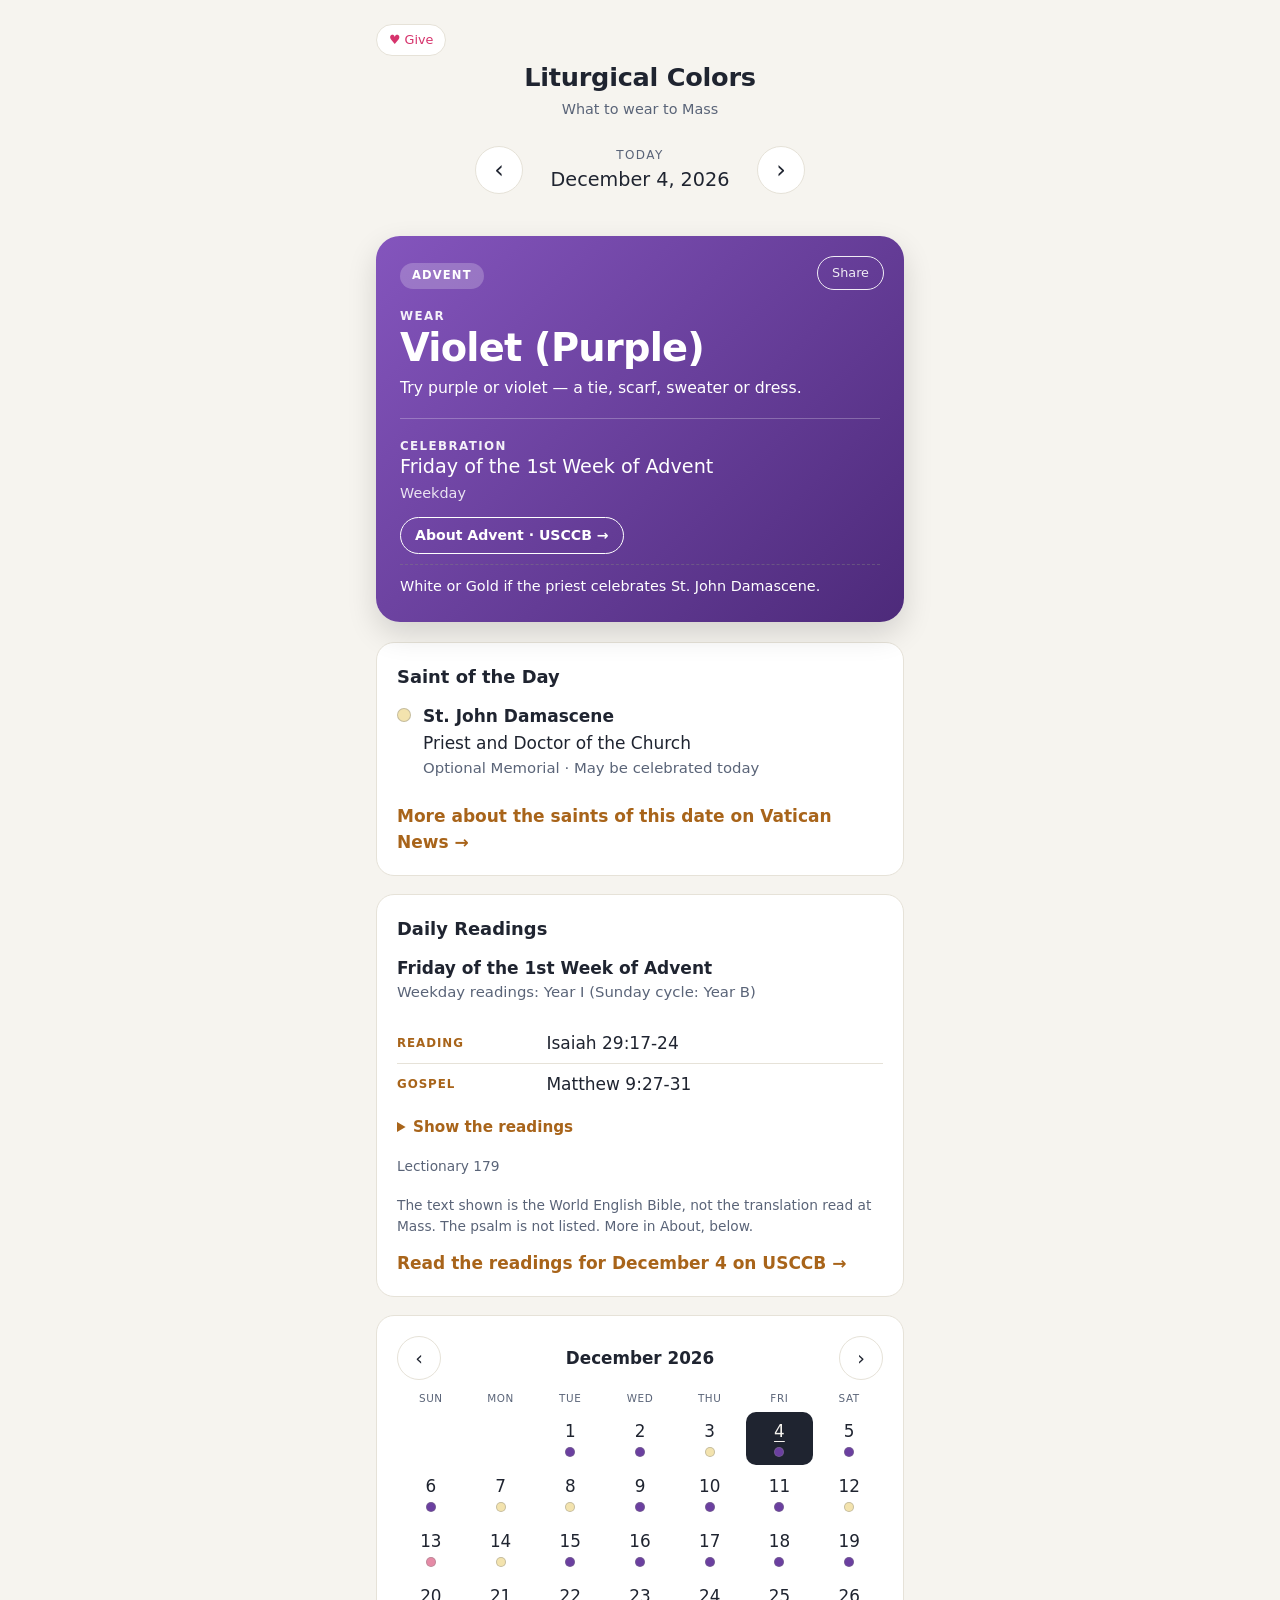
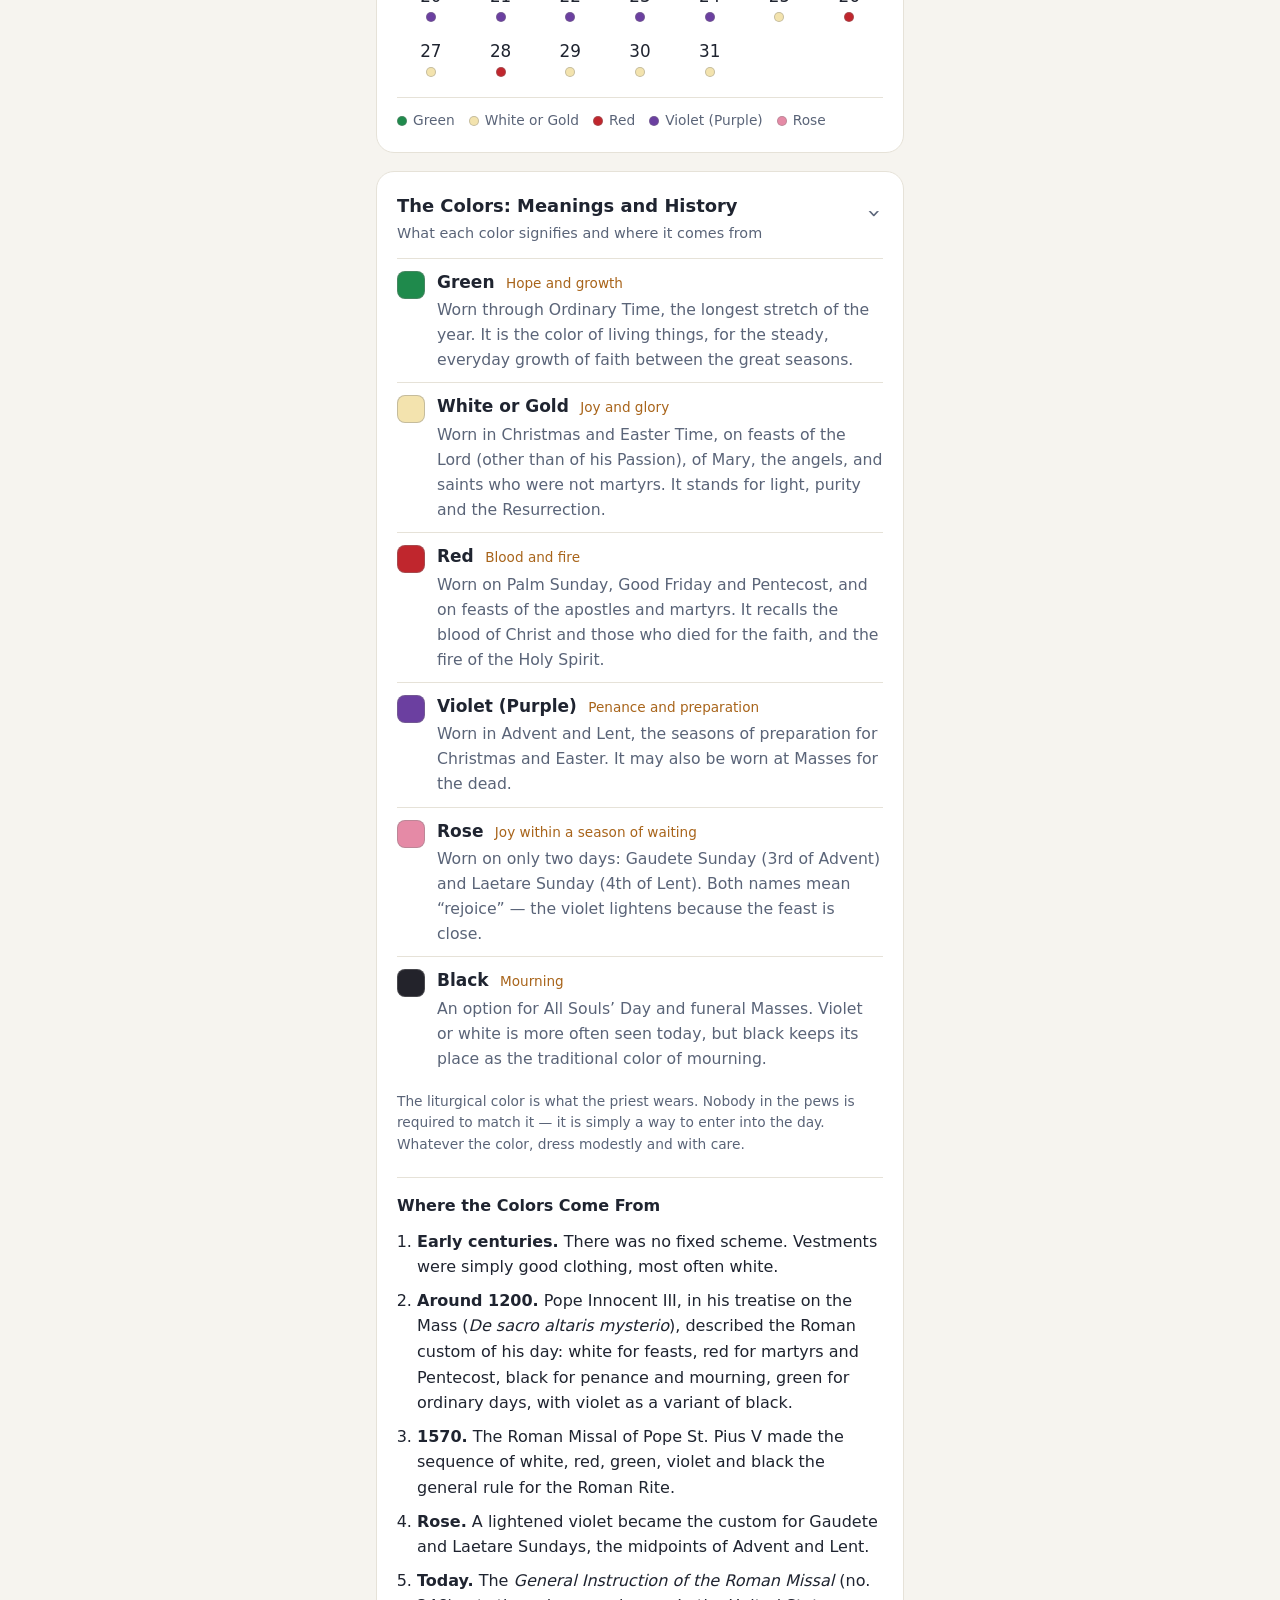
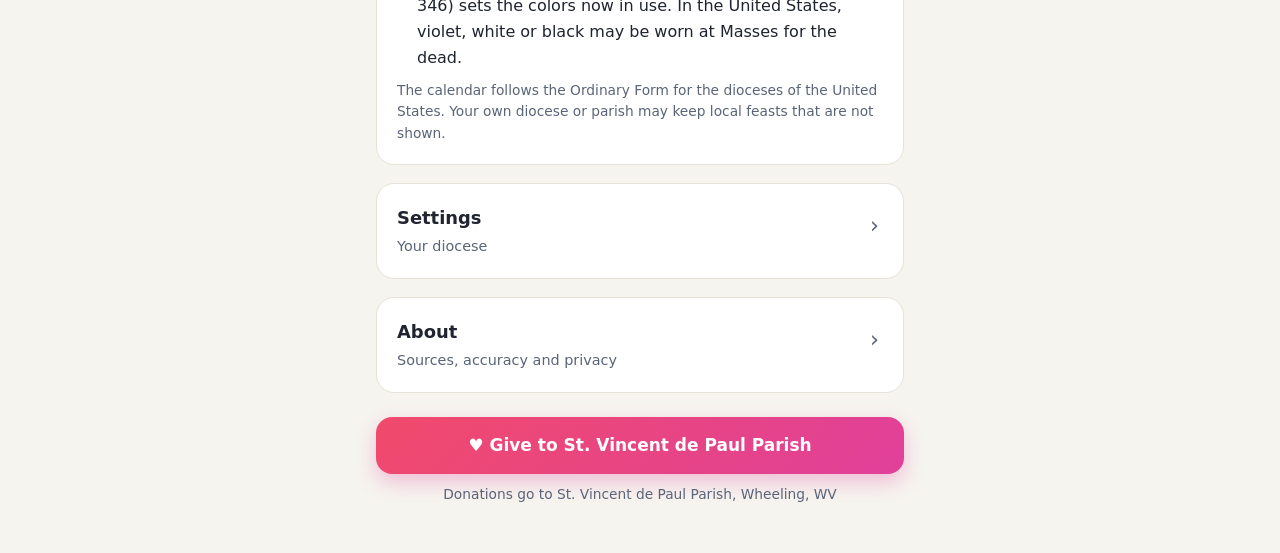
<file: index.html>
<!doctype html>
<html lang="en">
<head>
<meta charset="utf-8">
<meta name="viewport" content="width=device-width, initial-scale=1">
<title>Liturgical Colors</title>
<meta name="description" content="What to wear to Mass today: the liturgical color, celebration, readings and saint for any date.">
<meta name="theme-color" content="#f6f4ef" media="(prefers-color-scheme: light)">
<meta name="theme-color" content="#14161c" media="(prefers-color-scheme: dark)">
<!-- Link previews. Update these two addresses if the site moves to another domain. -->
<meta property="og:type" content="website">
<meta property="og:title" content="Liturgical Colors">
<meta property="og:description" content="What to wear to Mass today: the liturgical color, celebration, readings and saint for any date.">
<meta property="og:url" content="https://oetzi.github.io/liturgical-colors/">
<meta property="og:image" content="https://oetzi.github.io/liturgical-colors/og-image.png">
<meta name="twitter:card" content="summary_large_image">
<link rel="manifest" href="manifest.webmanifest">
<link rel="icon" href="icon.svg" type="image/svg+xml">
<link rel="apple-touch-icon" href="icon-180.png">
<link rel="stylesheet" href="styles.css">
</head>
<body>
<main>
  <header class="top">
    <a id="supportTop" class="chip" href="https://svdpwheeling.flocknote.com/give/38569" target="_blank" rel="noopener"></a>
    <button id="langBtn" class="chip"></button>
    <h1 id="title"></h1>
    <p id="tag" class="tag"></p>
  </header>

  <nav class="datebar">
    <button id="prev" class="round">&#8249;</button>
    <label class="datepick">
      <span id="dayword" class="dayword"></span>
      <span id="datetext" class="datetext"></span>
      <input id="date" type="date">
    </label>
    <button id="next" class="round">&#8250;</button>
  </nav>
  <p class="todayrow"><button id="today" class="link" hidden></button></p>

  <section id="hero" class="hero" aria-live="polite"></section>

  <section class="card">
    <h2 id="saintTitle"></h2>
    <div id="saints"></div>
  </section>

  <section class="card">
    <h2 id="readingsTitle"></h2>
    <div id="readings"></div>
  </section>

  <section class="card">
    <div class="monthnav">
      <button id="prevMonth" class="round small">&#8249;</button>
      <h2 id="monthName"></h2>
      <button id="nextMonth" class="round small">&#8250;</button>
    </div>
    <div id="month" class="month"></div>
    <p id="legend" class="legend"></p>
  </section>

  <details class="card fold" open>
    <summary><h2 id="colorsTitle"></h2><span id="colorsSub"></span></summary>
    <ul id="meanings" class="colors"></ul>
    <p id="wearNote" class="fine"></p>
    <h3 id="historyTitle" class="sub"></h3>
    <ol id="history" class="history"></ol>
    <p id="fine" class="fine"></p>
  </details>

  <details class="card fold">
    <summary><h2 id="settingsTitle"></h2><span id="settingsSub"></span></summary>
    <label id="langField" class="field"><span id="langLabel"></span>
      <select id="langSel"><option value="en">English</option><option value="es">Español</option></select>
    </label>
    <label class="field"><span id="ascLabel"></span>
      <select id="ascSel"><option value="sun"></option><option value="thu"></option></select>
    </label>
  </details>

  <details class="card fold">
    <summary><h2 id="aboutTitle"></h2><span id="aboutSub"></span></summary>
    <div id="aboutBody" class="aboutbody"></div>
  </details>

  <a id="supportBottom" class="support" href="https://svdpwheeling.flocknote.com/give/38569" target="_blank" rel="noopener"></a>
  <p id="supportFine" class="fine center"></p>
</main>

<dialog id="saintDialog">
  <div id="saintBody"></div>
  <button id="saintClose" class="btnplain"></button>
</dialog>
<div id="toast" class="toast" role="status" hidden></div>

<script src="saints.js"></script>
<script src="calendar.js"></script>
<script src="i18n.js"></script>
<script src="bios.js"></script>
<script src="readings-2026.js"></script>
<script src="readings-2027.js"></script>
<script src="readings-2028.js"></script>
<script src="scripture.js"></script>
<script src="app.js"></script>
</body>
</html>
</file>
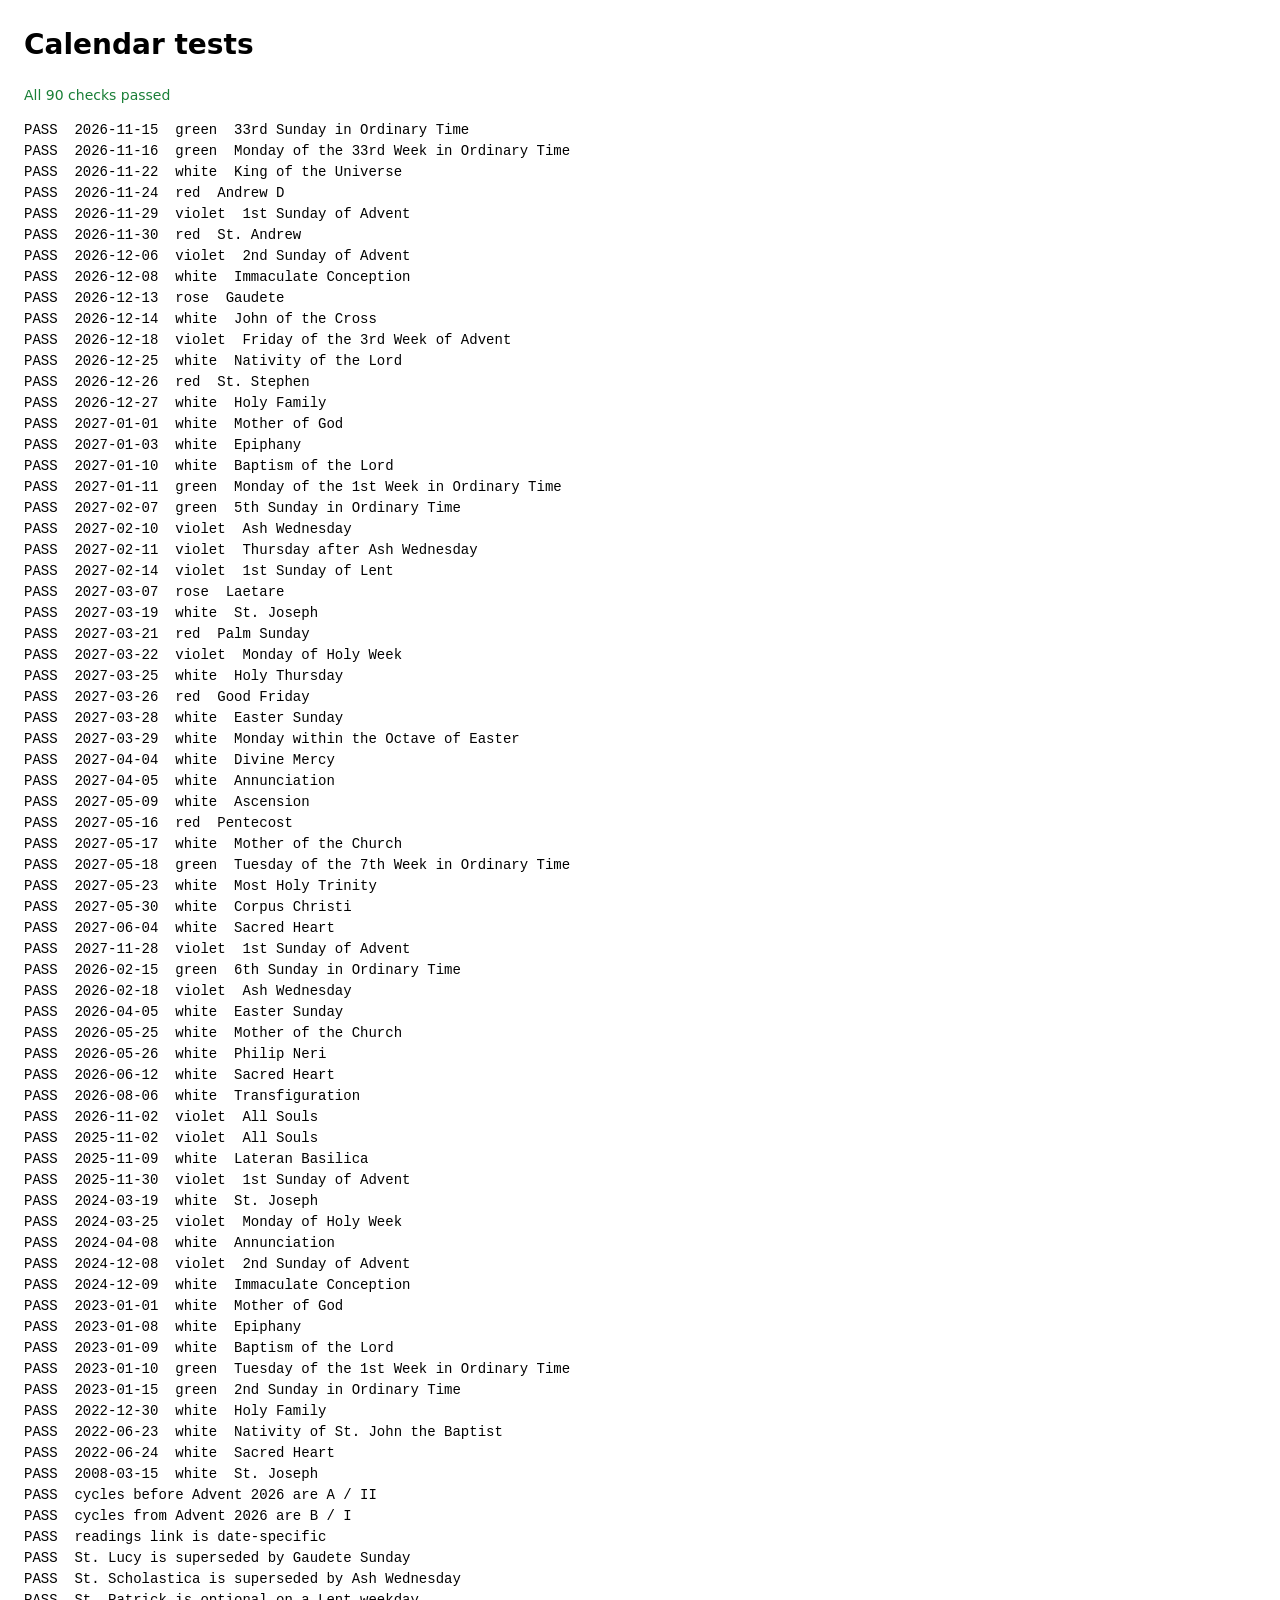
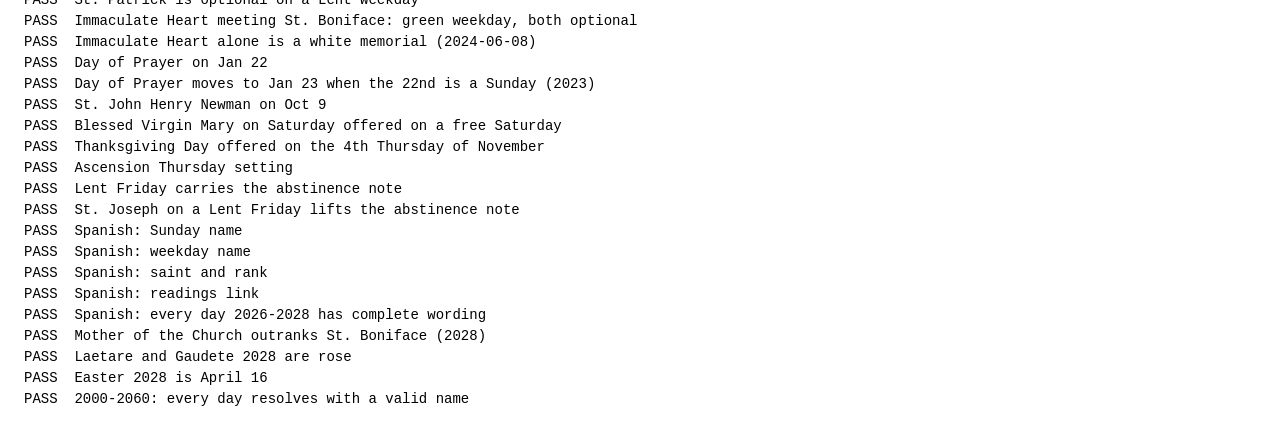
<file: tests.html>
<!doctype html>
<html lang="en">
<head>
<meta charset="utf-8">
<title>Liturgical Colors - calendar tests</title>
<style>body{font:14px/1.5 system-ui,sans-serif;margin:24px}.fail{color:#b00020;font-weight:600}.pass{color:#1a7f37}</style>
</head>
<body>
<h1>Calendar tests</h1>
<p id="summary"></p>
<pre id="out"></pre>
<script src="saints.js"></script>
<script src="calendar.js"></script>
<script>
// date, expected colour, text the celebration name must contain
var CASES = [
  ['2026-11-15', 'green',  '33rd Sunday in Ordinary Time'],
  ['2026-11-16', 'green',  'Monday of the 33rd Week in Ordinary Time'],
  ['2026-11-22', 'white',  'King of the Universe'],
  ['2026-11-24', 'red',    'Andrew D'],
  ['2026-11-29', 'violet', '1st Sunday of Advent'],
  ['2026-11-30', 'red',    'St. Andrew'],
  ['2026-12-06', 'violet', '2nd Sunday of Advent'],
  ['2026-12-08', 'white',  'Immaculate Conception'],
  ['2026-12-13', 'rose',   'Gaudete'],
  ['2026-12-14', 'white',  'John of the Cross'],
  ['2026-12-18', 'violet', 'Friday of the 3rd Week of Advent'],
  ['2026-12-25', 'white',  'Nativity of the Lord'],
  ['2026-12-26', 'red',    'St. Stephen'],
  ['2026-12-27', 'white',  'Holy Family'],
  ['2027-01-01', 'white',  'Mother of God'],
  ['2027-01-03', 'white',  'Epiphany'],
  ['2027-01-10', 'white',  'Baptism of the Lord'],
  ['2027-01-11', 'green',  'Monday of the 1st Week in Ordinary Time'],
  ['2027-02-07', 'green',  '5th Sunday in Ordinary Time'],
  ['2027-02-10', 'violet', 'Ash Wednesday'],
  ['2027-02-11', 'violet', 'Thursday after Ash Wednesday'],
  ['2027-02-14', 'violet', '1st Sunday of Lent'],
  ['2027-03-07', 'rose',   'Laetare'],
  ['2027-03-19', 'white',  'St. Joseph'],
  ['2027-03-21', 'red',    'Palm Sunday'],
  ['2027-03-22', 'violet', 'Monday of Holy Week'],
  ['2027-03-25', 'white',  'Holy Thursday'],
  ['2027-03-26', 'red',    'Good Friday'],
  ['2027-03-28', 'white',  'Easter Sunday'],
  ['2027-03-29', 'white',  'Monday within the Octave of Easter'],
  ['2027-04-04', 'white',  'Divine Mercy'],
  ['2027-04-05', 'white',  'Annunciation'],
  ['2027-05-09', 'white',  'Ascension'],
  ['2027-05-16', 'red',    'Pentecost'],
  ['2027-05-17', 'white',  'Mother of the Church'],
  ['2027-05-18', 'green',  'Tuesday of the 7th Week in Ordinary Time'],
  ['2027-05-23', 'white',  'Most Holy Trinity'],
  ['2027-05-30', 'white',  'Corpus Christi'],
  ['2027-06-04', 'white',  'Sacred Heart'],
  ['2027-11-28', 'violet', '1st Sunday of Advent'],
  // other years
  ['2026-02-15', 'green',  '6th Sunday in Ordinary Time'],
  ['2026-02-18', 'violet', 'Ash Wednesday'],
  ['2026-04-05', 'white',  'Easter Sunday'],
  ['2026-05-25', 'white',  'Mother of the Church'],
  ['2026-05-26', 'white',  'Philip Neri'],
  ['2026-06-12', 'white',  'Sacred Heart'],
  ['2026-08-06', 'white',  'Transfiguration'],
  ['2026-11-02', 'violet', 'All Souls'],
  ['2025-11-02', 'violet', 'All Souls'],
  ['2025-11-09', 'white',  'Lateran Basilica'],
  ['2025-11-30', 'violet', '1st Sunday of Advent'],
  ['2024-03-19', 'white',  'St. Joseph'],
  ['2024-03-25', 'violet', 'Monday of Holy Week'],
  ['2024-04-08', 'white',  'Annunciation'],
  ['2024-12-08', 'violet', '2nd Sunday of Advent'],
  ['2024-12-09', 'white',  'Immaculate Conception'],
  ['2023-01-01', 'white',  'Mother of God'],
  ['2023-01-08', 'white',  'Epiphany'],
  ['2023-01-09', 'white',  'Baptism of the Lord'],
  ['2023-01-10', 'green',  'Tuesday of the 1st Week in Ordinary Time'],
  ['2023-01-15', 'green',  '2nd Sunday in Ordinary Time'],
  ['2022-12-30', 'white',  'Holy Family'],
  ['2022-06-23', 'white',  'Nativity of St. John the Baptist'],
  ['2022-06-24', 'white',  'Sacred Heart'],
  ['2008-03-15', 'white',  'St. Joseph']
];
var out = [], fails = 0;
function check(label, ok, detail) {
  if (!ok) fails++;
  out.push((ok ? 'PASS  ' : 'FAIL  ') + label + (ok ? '' : '   -> ' + detail));
}
CASES.forEach(function (c) {
  var d = LitCal.getDay(LitCal.fromIso(c[0]));
  check(c[0] + '  ' + c[1] + '  ' + c[2], d.color === c[1] && d.name.indexOf(c[2]) >= 0, d.color + ' / ' + d.name);
});
var a = LitCal.getDay(LitCal.fromIso('2026-11-15')), b = LitCal.getDay(LitCal.fromIso('2026-11-29'));
check('cycles before Advent 2026 are A / II', a.sundayCycle === 'A' && a.weekdayCycle === 'II', a.sundayCycle + a.weekdayCycle);
check('cycles from Advent 2026 are B / I', b.sundayCycle === 'B' && b.weekdayCycle === 'I', b.sundayCycle + b.weekdayCycle);
check('readings link is date-specific', a.readingsUrl === 'https://bible.usccb.org/bible/readings/111526.cfm', a.readingsUrl);
var lucy = LitCal.getDay(LitCal.fromIso('2026-12-13')).saints[0];
check('St. Lucy is superseded by Gaudete Sunday', lucy && lucy.status === 'superseded', JSON.stringify(lucy));
var schol = LitCal.getDay(LitCal.fromIso('2027-02-10')).saints[0];
check('St. Scholastica is superseded by Ash Wednesday', schol && schol.status === 'superseded', JSON.stringify(schol));
var pat = LitCal.getDay(LitCal.fromIso('2027-03-17')).saints[0];
check('St. Patrick is optional on a Lent weekday', pat && pat.status === 'optional', JSON.stringify(pat));
function day(s, o) { return LitCal.getDay(LitCal.fromIso(s), o); }
var ih = day('2027-06-05');
check('Immaculate Heart meeting St. Boniface: green weekday, both optional', ih.color === 'green' &&
  ih.saints.filter(function (x) { return x.status === 'optional'; }).length === 3, ih.color + ' ' + JSON.stringify(ih.saints));
check('Immaculate Heart alone is a white memorial (2024-06-08)', day('2024-06-08').color === 'white' && /Immaculate Heart/.test(day('2024-06-08').name), day('2024-06-08').name);
check('Day of Prayer on Jan 22', day('2027-01-22').color === 'white' && /Day of Prayer/.test(day('2027-01-22').name), day('2027-01-22').name);
check('Day of Prayer moves to Jan 23 when the 22nd is a Sunday (2023)', /Day of Prayer/.test(day('2023-01-23').name) && /3rd Sunday/.test(day('2023-01-22').name), day('2023-01-23').name);
check('St. John Henry Newman on Oct 9', day('2027-10-09').saints.some(function (x) { return /Newman/.test(x.name); }), '');
check('Blessed Virgin Mary on Saturday offered on a free Saturday', day('2027-10-09').saints.some(function (x) { return /on Saturday/.test(x.name); }), '');
check('Thanksgiving Day offered on the 4th Thursday of November', day('2027-11-25').saints.some(function (x) { return /Thanksgiving/.test(x.name); }) && !day('2027-11-18').saints.some(function (x) { return /Thanksgiving/.test(x.name); }), '');
check('Ascension Thursday setting', /Ascension/.test(day('2027-05-06', { ascThu: true }).name) && day('2027-05-06', { ascThu: true }).obligation &&
  /7th Sunday of Easter/.test(day('2027-05-09', { ascThu: true }).name) && /Thursday of the 6th Week of Easter/.test(day('2027-05-06').name), day('2027-05-09', { ascThu: true }).name);
check('Lent Friday carries the abstinence note', day('2027-02-19').notes.join().indexOf('abstinence') >= 0, day('2027-02-19').notes.join());
check('St. Joseph on a Lent Friday lifts the abstinence note', day('2027-03-19').notes.join().indexOf('abstinence') < 0, day('2027-03-19').notes.join());
check('Spanish: Sunday name', day('2026-11-15', { lang: 'es' }).name === 'XXXIII Domingo del Tiempo Ordinario', day('2026-11-15', { lang: 'es' }).name);
check('Spanish: weekday name', day('2026-12-01', { lang: 'es' }).name === 'Martes de la I semana de Adviento', day('2026-12-01', { lang: 'es' }).name);
check('Spanish: saint and rank', day('2026-11-30', { lang: 'es' }).name === 'San Andrés' && day('2026-11-30', { lang: 'es' }).rank === 'Fiesta', day('2026-11-30', { lang: 'es' }).name);
check('Spanish: readings link', day('2026-11-15', { lang: 'es' }).readingsUrl === 'https://bible.usccb.org/es/bible/lecturas/111526.cfm', day('2026-11-15', { lang: 'es' }).readingsUrl);
var badEs = 0;
for (var q = LitCal.dn(2026, 1, 1); q <= LitCal.dn(2028, 12, 31); q++) {
  var z = LitCal.getDay(q, { lang: 'es', ascThu: true });
  if (!z.name || /undefined/.test(z.name + z.rank + z.seasonName + z.saints.map(function (x) { return x.name + x.rank; }).join())) badEs++;
}
check('Spanish: every day 2026-2028 has complete wording', badEs === 0, badEs + ' bad days');
var mc = day('2028-06-05');
check('Mother of the Church outranks St. Boniface (2028)', mc.color === 'white' && /Mother of the Church/.test(mc.name) &&
  mc.saints.some(function (x) { return /Boniface/.test(x.name) && x.status === 'superseded'; }), mc.color + ' / ' + mc.name);
check('Laetare and Gaudete 2028 are rose', day('2028-03-26').color === 'rose' && day('2028-12-17').color === 'rose', '');
check('Easter 2028 is April 16', day('2028-04-16').name.indexOf('Easter Sunday') >= 0, day('2028-04-16').name);
// every day for 60 years must resolve without error, and every Sunday number must be sane
var bad = 0;
for (var n = LitCal.dn(2000, 1, 1); n <= LitCal.dn(2060, 12, 31); n++) {
  try { var x = LitCal.getDay(n); if (!x.name || !x.color || /(^|\D)(0th|3[5-9]th|-\d)/.test(x.name)) bad++; } catch (e) { bad++; }
}
check('2000-2060: every day resolves with a valid name', bad === 0, bad + ' bad days');
document.getElementById('out').textContent = out.join('\n');
var s = document.getElementById('summary');
s.textContent = fails ? fails + ' FAILED of ' + out.length : 'All ' + out.length + ' checks passed';
s.className = fails ? 'fail' : 'pass';
</script>
</body>
</html>
</file>
<file: styles.css>
:root {
  --bg: #f6f4ef; --card: #ffffff; --ink: #1f2430; --muted: #5a6478; --line: #e6e2d8; --accent: #a8641a;
  --green: #1f8a4c; --white: #f3e3ae; --red: #c0262d; --violet: #6b3fa0; --rose: #e58aa6; --black: #23232b;
}
@media (prefers-color-scheme: dark) {
  :root { --bg: #14161c; --card: #1e2129; --ink: #eceef3; --muted: #aab3c4; --line: #2e323d; --accent: #e0a35a; }
}
* { box-sizing: border-box; }
html { -webkit-text-size-adjust: 100%; }
body { margin: 0; background: var(--bg); color: var(--ink); font: 17px/1.55 system-ui, -apple-system, "Segoe UI", Roboto, sans-serif; }
main { max-width: 560px; margin: 0 auto; padding: 24px 16px 48px; }
h1, h2, p { margin: 0; }
button { font: inherit; color: inherit; cursor: pointer; }
:focus-visible { outline: 3px solid var(--accent); outline-offset: 2px; }

.top { text-align: center; margin-bottom: 20px; }
.top h1 { font-size: 1.6rem; font-weight: 600; letter-spacing: -.01em; }
.tag { color: var(--muted); font-size: .9rem; }

.datebar { display: flex; align-items: center; justify-content: center; gap: 12px; }
.round { width: 44px; height: 44px; border-radius: 50%; border: 1px solid var(--line); background: var(--card); font-size: 1.5rem; line-height: 1; }
.datepick { position: relative; min-width: 210px; text-align: center; padding: 6px 14px; border-radius: 12px; cursor: pointer; }
.datepick:hover { background: var(--card); }
.dayword { display: block; font-size: .75rem; letter-spacing: .12em; text-transform: uppercase; color: var(--muted); }
.datetext { display: block; font-size: 1.2rem; font-weight: 500; }
.datepick input { position: absolute; inset: 0; width: 100%; height: 100%; opacity: 0; cursor: pointer; }
.datepick input::-webkit-calendar-picker-indicator { position: absolute; inset: 0; width: 100%; height: 100%; cursor: pointer; }
.todayrow { text-align: center; min-height: 32px; margin-bottom: 4px; }
.link { background: none; border: 0; color: var(--accent); font-size: .9rem; padding: 6px 10px; text-decoration: underline; }

.hero { border-radius: 24px; padding: 24px; color: #fff; margin-bottom: 20px; box-shadow: 0 12px 30px rgba(0, 0, 0, .14); }
.hero[data-color="green"]  { background: linear-gradient(135deg, #2aa35c, #146c3a); }
.hero[data-color="red"]    { background: linear-gradient(135deg, #d8383f, #96151c); }
.hero[data-color="violet"] { background: linear-gradient(135deg, #8455bd, #4d2a7a); }
.hero[data-color="rose"]   { background: linear-gradient(135deg, #f0a3ba, #cf6a8a); color: #3d1423; }
.hero[data-color="white"]  { background: linear-gradient(135deg, #fffdf5, #f1dc9c); color: #4a3a0c; border: 1px solid #e6d28f; }
.hero[data-color="black"]  { background: linear-gradient(135deg, #3a3a44, #121217); }
.pill { display: inline-block; padding: 4px 12px; border-radius: 999px; background: rgba(255, 255, 255, .22); font-size: .72rem; letter-spacing: .1em; text-transform: uppercase; font-weight: 600; margin-bottom: 18px; }
.hero[data-color="white"] .pill, .hero[data-color="rose"] .pill { background: rgba(0, 0, 0, .09); }
.label { font-size: .74rem; letter-spacing: .12em; text-transform: uppercase; opacity: .92; font-weight: 600; }
.wear { font-size: 2.4rem; font-weight: 600; line-height: 1.15; letter-spacing: -.02em; }
.hero hr { border: 0; border-top: 1px solid currentColor; opacity: .25; margin: 18px 0; }
.celebration { font-size: 1.2rem; font-weight: 500; line-height: 1.3; }
.rank { font-size: .9rem; opacity: .85; margin-top: 2px; }
.note { font-size: .9rem; margin-top: 10px; padding-top: 10px; border-top: 1px dashed rgba(127, 127, 127, .45); }

.card { background: var(--card); border: 1px solid var(--line); border-radius: 18px; padding: 18px; margin-bottom: 16px; }
h2 { font-size: 1.12rem; font-weight: 650; margin-bottom: 12px; }
h2.plain { font-size: .75rem; letter-spacing: .12em; text-transform: uppercase; color: var(--muted); margin: 22px 4px 8px; }
.strong { font-weight: 600; }
.muted { color: var(--muted); font-size: .93rem; }
.btn { display: inline-block; margin-top: 12px; color: var(--accent); font-weight: 600; text-decoration: none; }
.btn:hover { text-decoration: underline; }

i[data-color] { flex: none; display: inline-block; width: 14px; height: 14px; border-radius: 50%; border: 1px solid rgba(127, 127, 127, .4); }
i[data-color="green"] { background: var(--green); } i[data-color="white"] { background: var(--white); }
i[data-color="red"] { background: var(--red); } i[data-color="violet"] { background: var(--violet); }
i[data-color="rose"] { background: var(--rose); } i[data-color="black"] { background: var(--black); }

.saintlist, .colors { list-style: none; margin: 0; padding: 0; }
.saintlist li, .colors li { display: flex; gap: 12px; padding: 10px 0; border-top: 1px solid var(--line); }
.saintlist li:first-child { border-top: 0; padding-top: 0; }
.saintlist i, .colors i { margin-top: 5px; }
.colors i { width: 28px; height: 28px; border-radius: 8px; margin-top: 2px; }
.colors em { color: var(--accent); font-style: normal; font-size: .85rem; margin-left: 6px; }
.colors p { color: var(--muted); font-size: .92rem; margin-top: 2px; }


.fold summary { cursor: pointer; list-style: none; position: relative; padding-right: 28px; }
.fold summary::-webkit-details-marker { display: none; }
.fold summary::after { content: "\203A"; position: absolute; right: 4px; top: 4px; font-size: 1.4rem; color: var(--muted); transition: transform .15s; }
.fold[open] summary::after { transform: rotate(90deg); }
.fold summary h2 { margin: 0; }
.fold summary span { color: var(--muted); font-size: .9rem; }
.fold[open] summary { margin-bottom: 12px; }
.history { margin: 0; padding-left: 20px; }
.history li { margin-bottom: 8px; font-size: .95rem; }
.fine { color: var(--muted); font-size: .86rem; margin-top: 10px; }
.center { text-align: center; }

.support { display: block; text-align: center; margin-top: 24px; padding: 15px; border-radius: 16px; background: linear-gradient(135deg, #f04a6b, #e0409a); color: #fff; font-weight: 600; text-decoration: none; box-shadow: 0 8px 20px rgba(224, 64, 154, .3); }
.support:hover { filter: brightness(1.05); }

/* header chips */
.top { position: relative; padding-top: 34px; }
.chip { position: absolute; top: 0; font-size: .8rem; padding: 5px 12px; border-radius: 999px; border: 1px solid var(--line); background: var(--card); color: var(--ink); text-decoration: none; min-height: 30px; }
#supportTop { left: 0; color: #d6336c; }
#langBtn { right: 0; }

/* hero extras */
.hero { position: relative; }
.sharebtn { position: absolute; top: 20px; right: 20px; padding: 6px 14px; border-radius: 999px; border: 1px solid currentColor; background: transparent; color: inherit; font-size: .8rem; opacity: .9; }
.sharebtn:hover { background: rgba(127, 127, 127, .18); }
.tip { font-size: .98rem; margin-top: 6px; }

/* saints */
.saintbtn, .saintrow { display: flex; gap: 12px; width: 100%; text-align: left; background: none; border: 0; padding: 0; }
.saintbtn { border-radius: 10px; }
.saintbtn:hover .strong { text-decoration: underline; }
.saintlist li { display: block; }
.more { color: var(--accent); font-size: .88rem; font-weight: 600; margin-top: 2px; }

/* week and month */
.week button.istoday b, .month button.istoday b { text-decoration: underline; text-underline-offset: 4px; }
.monthnav { display: flex; align-items: center; justify-content: space-between; margin-bottom: 10px; }
.round.small { width: 36px; height: 36px; font-size: 1.2rem; }
.month { display: grid; grid-template-columns: repeat(7, 1fr); gap: 2px; }
.month .mh { text-align: center; font-size: .65rem; letter-spacing: .06em; text-transform: uppercase; color: var(--muted); padding-bottom: 4px; }
.month button { display: flex; flex-direction: column; align-items: center; gap: 3px; padding: 6px 0 8px; border: 0; border-radius: 10px; background: none; min-height: 44px; }
.month button:hover, .week button:hover { background: rgba(127, 127, 127, .14); }
.month button[aria-current], .week button[aria-current]:hover { background: var(--ink); color: var(--bg); }
.month button i { width: 10px; height: 10px; }

/* settings */
.field { display: block; margin-top: 12px; font-size: .9rem; color: var(--muted); }
.field select { display: block; width: 100%; margin-top: 4px; padding: 10px; border-radius: 10px; border: 1px solid var(--line); background: var(--bg); color: var(--ink); font: inherit; }

/* saint dialog */
dialog { border: 1px solid var(--line); border-radius: 20px; padding: 22px; max-width: min(520px, calc(100vw - 32px)); background: var(--card); color: var(--ink); }
dialog::backdrop { background: rgba(0, 0, 0, .5); }
dialog .label { color: var(--muted); opacity: 1; }
.dlgname { font-size: 1.3rem; margin: 6px 0 2px; display: flex; align-items: center; gap: 10px; }
.bio { margin-top: 14px; }
.patron { margin-top: 12px; font-size: .95rem; }
.btnplain { margin-top: 18px; padding: 10px 18px; border-radius: 12px; border: 1px solid var(--line); background: var(--bg); }

.toast { position: fixed; left: 50%; bottom: 24px; transform: translateX(-50%); background: var(--ink); color: var(--bg); padding: 10px 18px; border-radius: 999px; font-size: .9rem; box-shadow: 0 8px 24px rgba(0, 0, 0, .25); }
.toast[hidden] { display: none; }

/* reading citations */
.cites { list-style: none; margin: 10px 0 0; padding: 0; }
.cites li { padding: 6px 0; border-top: 1px solid var(--line); font-size: .95rem; }
.cites li:first-child { border-top: 0; }

/* reading text */
.mass { border-top: 1px solid var(--line); padding: 8px 0; }
.mass:first-child { border-top: 0; }
.mass > summary { cursor: pointer; font-weight: 600; }
.passage { margin-top: 14px; }
.passage h3 { margin: 0 0 4px; font-size: .95rem; font-weight: 600; }
.passage h3 span { color: var(--accent); font-size: .72rem; letter-spacing: .1em; text-transform: uppercase; display: block; }
.verses { font-family: Georgia, "Times New Roman", serif; font-size: 1.08rem; line-height: 1.8; max-width: 34em; }
.verses sup { font-family: system-ui, sans-serif; font-size: .64rem; font-weight: 600; color: var(--accent); margin: 0 3px 0 2px; }

/* link explaining the day's celebration */
.about { display: inline-block; margin-top: 12px; padding: 7px 14px; border-radius: 999px; border: 1px solid currentColor; color: inherit; font-size: .88rem; font-weight: 600; text-decoration: none; }
.about:hover { background: rgba(127, 127, 127, .18); }

/* the single calendar */
.monthnav h2 { margin: 0; font-size: 1.05rem; }
.month button { min-height: 52px; }
.month button b { font-size: 1.05rem; font-weight: 500; }
h3.sub { margin: 22px 0 10px; padding-top: 16px; border-top: 1px solid var(--line); font-size: 1rem; font-weight: 600; }

/* folded reading text */
.readfold { margin-top: 6px; }
.readfold > summary { cursor: pointer; color: var(--accent); font-weight: 600; font-size: .95rem; padding: 6px 0; }

/* about */
.aboutbody h3.sub:first-child { margin-top: 0; padding-top: 0; border-top: 0; }
.aboutbody h3.sub { margin: 16px 0 4px; padding-top: 14px; }
.aboutbody p { font-size: .95rem; color: var(--muted); }
.aboutbody a { color: var(--accent); }
[hidden] { display: none !important; }

/* readings as a labelled list */
.card { padding: 20px; margin-bottom: 18px; }
.masslabel { margin: 14px 0 4px; font-size: 1rem; font-weight: 650; }
.mass:first-child .masslabel { margin-top: 0; }
.citelist { margin: 10px 0 4px; }
.citelist > div { display: grid; grid-template-columns: 8.2em 1fr; gap: 10px; padding: 7px 0; border-top: 1px solid var(--line); }
.citelist > div:first-child { border-top: 0; }
.citelist dt { color: var(--accent); font-size: .74rem; font-weight: 600; letter-spacing: .08em; text-transform: uppercase; padding-top: 4px; }
.citelist dd { margin: 0; font-weight: 500; }
@media (max-width: 420px) { .citelist > div { grid-template-columns: 1fr; gap: 0; } .citelist dt { padding-top: 0; } }
.passage { margin-top: 18px; }
.passage h3 { font-size: 1.02rem; }
.saintlist p, .colors p, .history li, .aboutbody p { line-height: 1.6; }
.colors p, .aboutbody p { font-size: .98rem; }
.history li { font-size: 1rem; }

/* calendar legend */
.legend { display: flex; flex-wrap: wrap; gap: 6px 14px; margin-top: 12px; padding-top: 12px; border-top: 1px solid var(--line); font-size: .86rem; color: var(--muted); }
.legend span { display: inline-flex; align-items: center; gap: 6px; }
.legend i { width: 10px; height: 10px; }

/* daytime / evening vigil switch on the color card */
/* Two equal halves that always sit side by side, however narrow the screen or large the text. */
.massmode { display: grid; grid-template-columns: 1fr 1fr; gap: 4px; margin: 0 0 16px; padding: 4px; border-radius: 999px; background: rgba(0, 0, 0, .14); width: 100%; max-width: 340px; }
.massmode button { -webkit-appearance: none; appearance: none; font-family: inherit; border: 0; margin: 0; background: transparent; color: inherit; padding: 8px 6px; border-radius: 999px; font-size: clamp(.72rem, 3.5vw, .88rem); font-weight: 600; line-height: 1.2; min-height: 40px; min-width: 0; white-space: nowrap; overflow: hidden; text-overflow: ellipsis; opacity: .85; }
.massmode button[aria-pressed="true"] { background: rgba(255, 255, 255, .92); color: #1f2430; opacity: 1; }

/* Phones: no double-tap zoom on anything you tap (pinch zoom still works), and bigger arrow targets.
   Inputs at 16px stop iPhones zooming in when the date picker opens. */
button, a, summary, label, select, input, .month, .massmode { touch-action: manipulation; }
input, select { font-size: 16px; }
.round { width: 48px; height: 48px; }
.round.small { width: 44px; height: 44px; }
@media (max-width: 420px) { .datebar { gap: 6px; } .datepick { min-width: 0; flex: 1; padding: 6px 4px; } }
</file>
